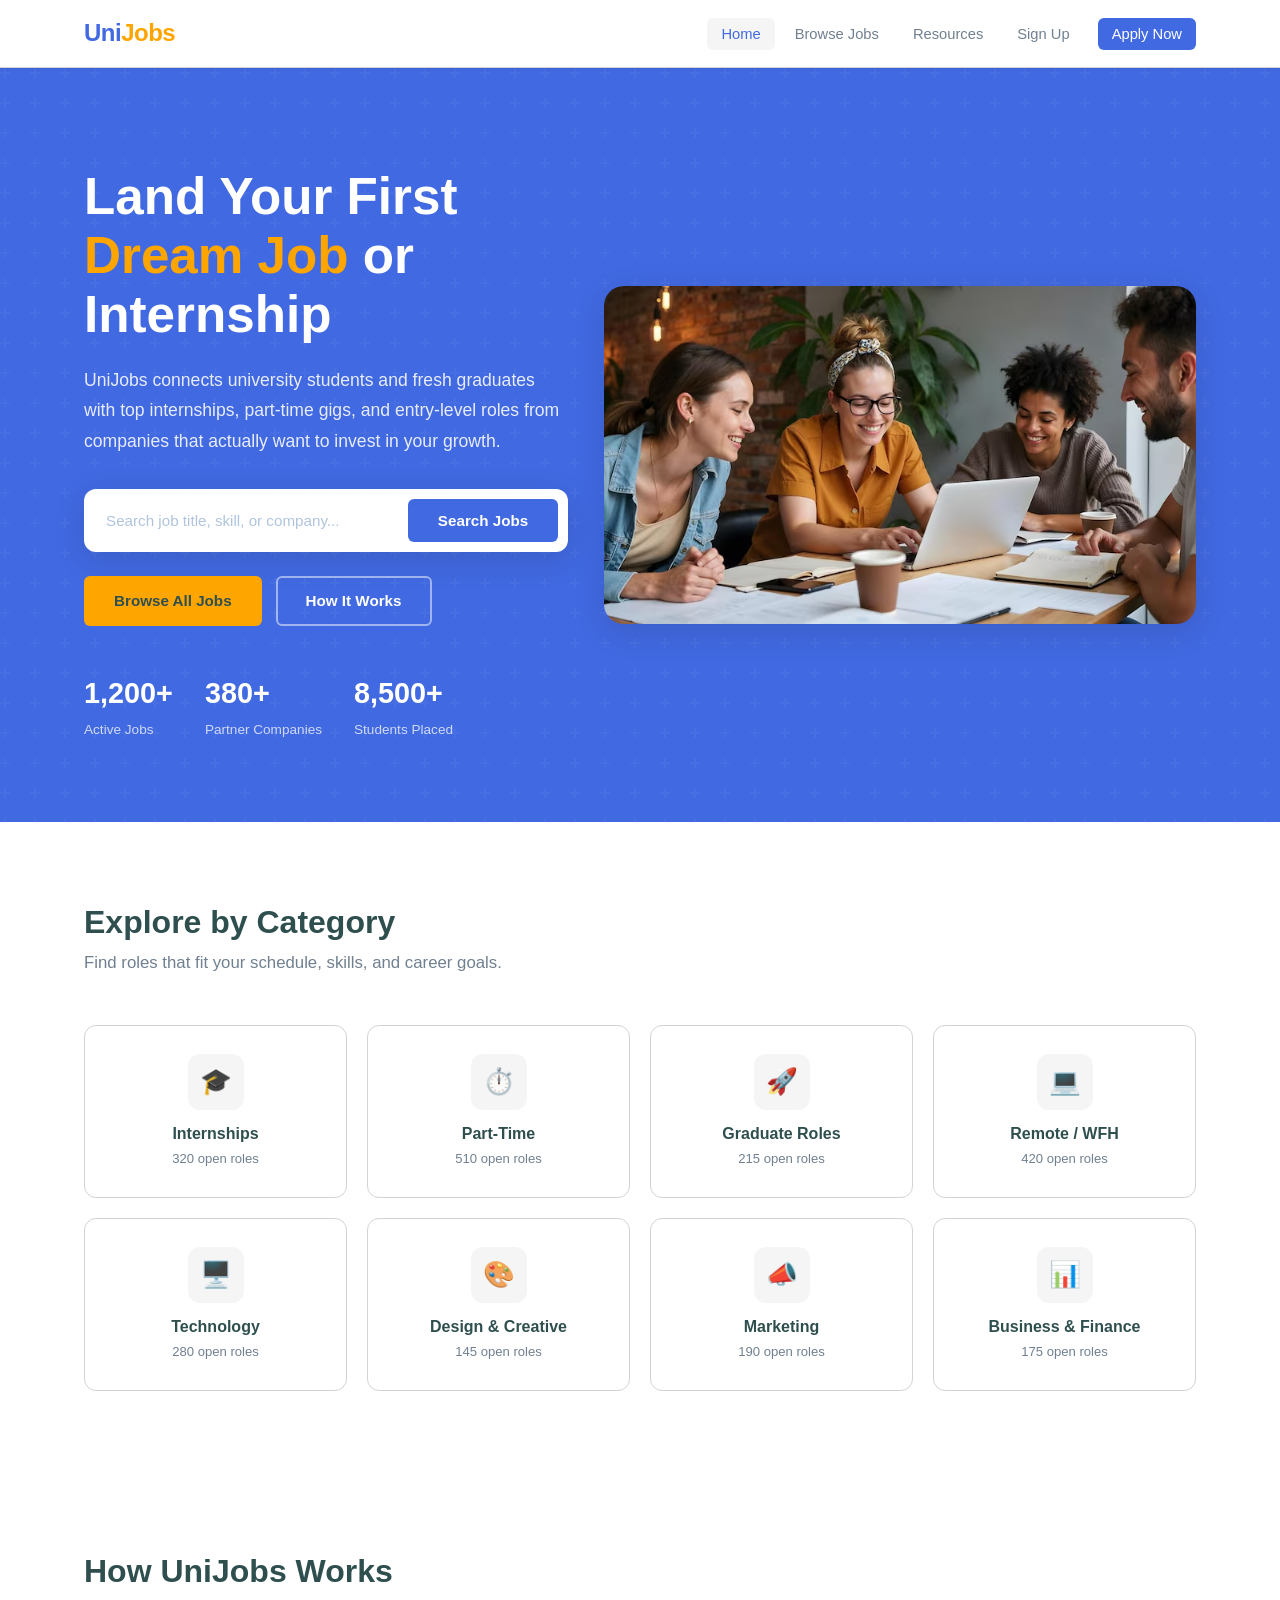
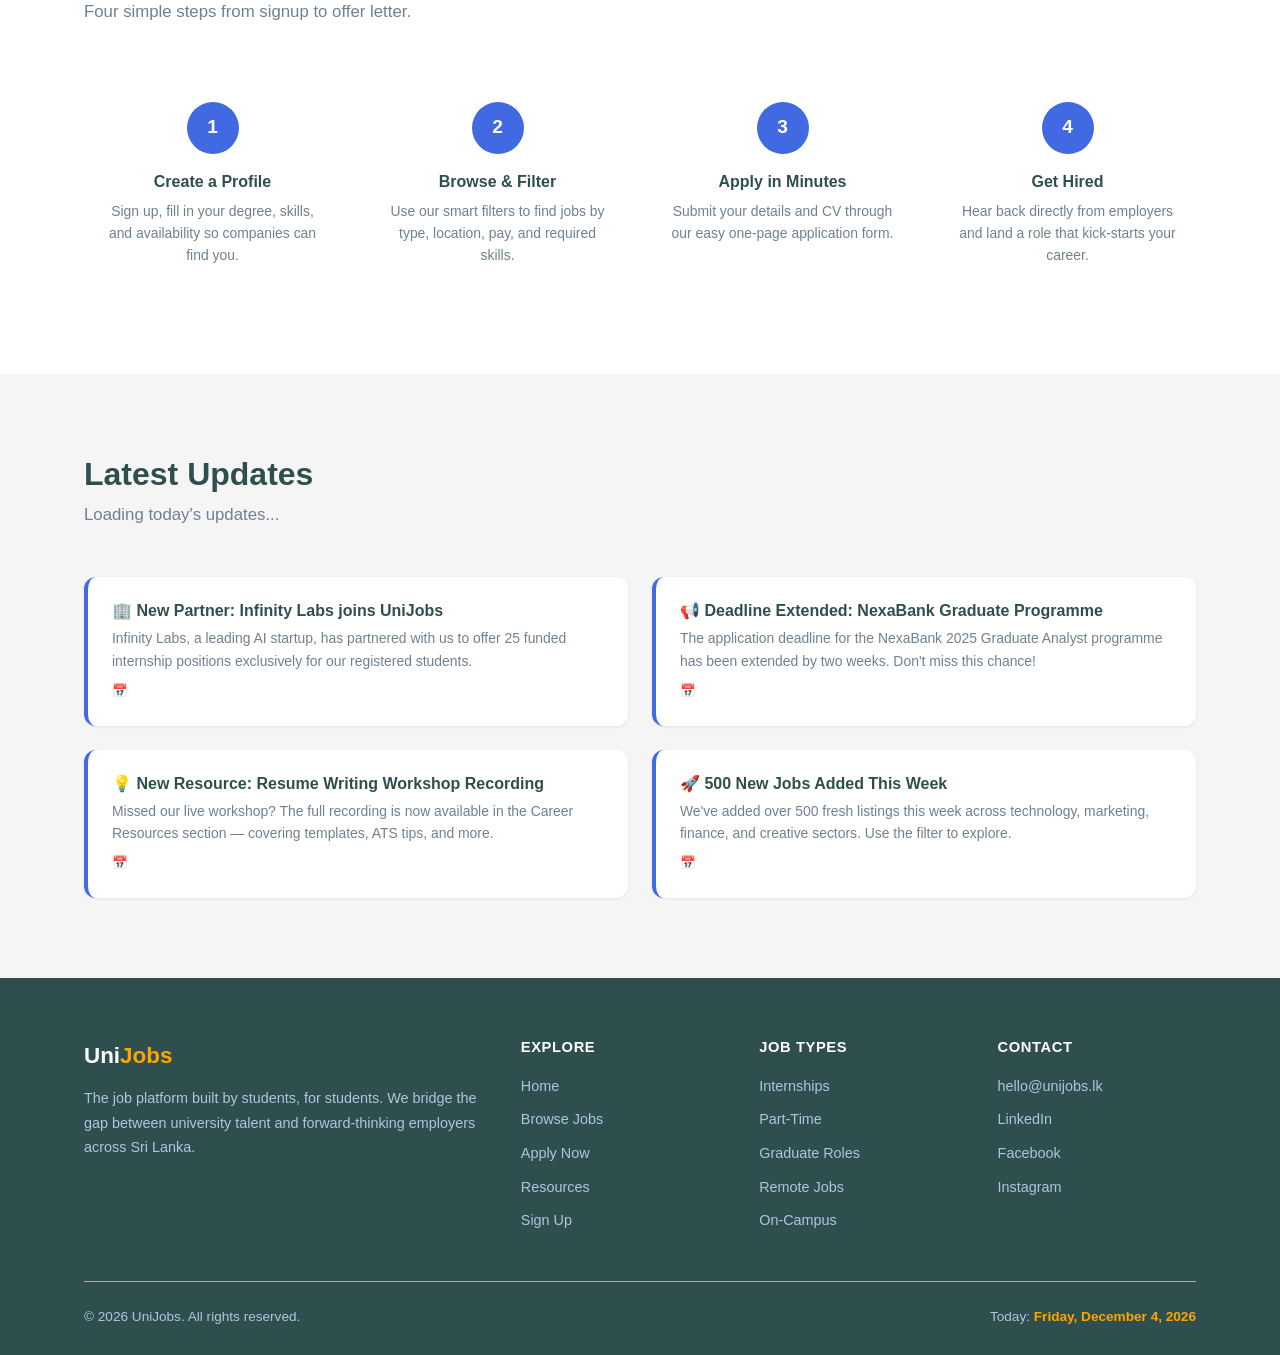
<file: index.html>
<!DOCTYPE html>
<html lang="en">
<head>
    <meta charset="UTF-8" />
    <meta name="viewport" content="width=device-width, initial-scale=1.0" />
    <title>UniJobs — Find Student-Friendly Jobs & Internships</title>
    <link rel="stylesheet" href="css/global.css" />
    <link rel="stylesheet" href="css/index.css" />
    <script src="js/date.js" defer></script>
</head>
<body>

    <nav class="navbar">
        <div class="container">
            <a href="index.html" class="logo">Uni<span>Jobs</span></a>

            <ul class="nav-links" id="navLinks">
                <li><a href="index.html" class="active">Home</a></li>
                <li><a href="jobs.html">Browse Jobs</a></li>
                <li><a href="resources.html">Resources</a></li>
                <li><a href="singup.html">Sign Up</a></li>
                <li><a href="apply.html" class="nav-cta">Apply Now</a></li>
            </ul>

            <div class="nav-toggle" id="navToggle" aria-label="Toggle menu">
                <span></span>
                <span></span>
                <span></span>
            </div>
        </div>
    </nav>

    <section class="hero">
        <div class="container">
            <div class="hero-text">
                <h1>
                    Land Your First <span class="highlight">Dream Job</span>
                    or Internship
                </h1>
                <p>
                    UniJobs connects university students and fresh graduates with
                    top internships, part-time gigs, and entry-level roles from
                    companies that actually want to invest in your growth.
                </p>

                <div class="search-bar">
                    <input type="text" id="heroSearch" placeholder="Search job title, skill, or company..." />
                    <button class="btn btn-primary" onclick="handleHeroSearch()">Search Jobs</button>
                </div>

                <div class="hero-actions">
                    <a href="jobs.html" class="btn btn-accent">Browse All Jobs</a>
                    <a href="#how-it-works" class="btn btn-outline" style="color:#fff;border-color:rgba(255,255,255,.5);">How It Works</a>
                </div>

                <div class="hero-stats">
                    <div class="stat">
                        <strong>1,200+</strong>
                        <span>Active Jobs</span>
                    </div>
                    <div class="stat">
                        <strong>380+</strong>
                        <span>Partner Companies</span>
                    </div>
                    <div class="stat">
                        <strong>8,500+</strong>
                        <span>Students Placed</span>
                    </div>
                </div>
            </div>

            <div class="hero-image-wrap">
                <img src="assets/home.avif"
                     alt="University student searching for jobs on laptop" />
            </div>
        </div>
    </section>

    <section class="section">
        <div class="container">
            <h2 class="section-title">Explore by Category</h2>
            <p class="section-sub">
                Find roles that fit your schedule, skills, and career goals.
            </p>

            <div class="categories-grid">
                <div class="cat-card" onclick="window.location='jobs.html?cat=internship'">
                    <div class="cat-icon">🎓</div>
                    <h3>Internships</h3>
                    <p>320 open roles</p>
                </div>

                <div class="cat-card" onclick="window.location='jobs.html?cat=parttime'">
                    <div class="cat-icon">⏱️</div>
                    <h3>Part-Time</h3>
                    <p>510 open roles</p>
                </div>

                <div class="cat-card" onclick="window.location='jobs.html?cat=graduate'">
                    <div class="cat-icon">🚀</div>
                    <h3>Graduate Roles</h3>
                    <p>215 open roles</p>
                </div>

                <div class="cat-card" onclick="window.location='jobs.html?cat=remote'">
                    <div class="cat-icon">💻</div>
                    <h3>Remote / WFH</h3>
                    <p>420 open roles</p>
                </div>

                <div class="cat-card" onclick="window.location='jobs.html?cat=tech'">
                    <div class="cat-icon">🖥️</div>
                    <h3>Technology</h3>
                    <p>280 open roles</p>
                </div>

                <div class="cat-card" onclick="window.location='jobs.html?cat=design'">
                    <div class="cat-icon">🎨</div>
                    <h3>Design & Creative</h3>
                    <p>145 open roles</p>
                </div>

                <div class="cat-card" onclick="window.location='jobs.html?cat=marketing'">
                    <div class="cat-icon">📣</div>
                    <h3>Marketing</h3>
                    <p>190 open roles</p>
                </div>

                <div class="cat-card" onclick="window.location='jobs.html?cat=business'">
                    <div class="cat-icon">📊</div>
                    <h3>Business & Finance</h3>
                    <p>175 open roles</p>
                </div>
            </div>
        </div>
    </section>

    <section class="section" id="how-it-works">
        <div class="container">
            <h2 class="section-title">How UniJobs Works</h2>
            <p class="section-sub">Four simple steps from signup to offer letter.</p>

            <div class="how-grid">
                <div class="how-step">
                    <div class="step-num">1</div>
                    <h3>Create a Profile</h3>
                    <p>Sign up, fill in your degree, skills, and availability so companies can find you.</p>
                </div>
                <div class="how-step">
                    <div class="step-num">2</div>
                    <h3>Browse & Filter</h3>
                    <p>Use our smart filters to find jobs by type, location, pay, and required skills.</p>
                </div>
                <div class="how-step">
                    <div class="step-num">3</div>
                    <h3>Apply in Minutes</h3>
                    <p>Submit your details and CV through our easy one-page application form.</p>
                </div>
                <div class="how-step">
                    <div class="step-num">4</div>
                    <h3>Get Hired</h3>
                    <p>Hear back directly from employers and land a role that kick-starts your career.</p>
                </div>
            </div>
        </div>
    </section>

    <section class="section updates-section">
        <div class="container">
            <h2 class="section-title">Latest Updates</h2>
            <p class="section-sub" id="todayLabel">Loading today's updates...</p>

            <div class="updates-grid">

                <div class="update-card">
                    <h4>🏢 New Partner: Infinity Labs joins UniJobs</h4>
                    <p>
                        Infinity Labs, a leading AI startup, has partnered with us to
                        offer 25 funded internship positions exclusively for our registered students.
                    </p>
                    <div class="update-date">
                        📅 <span class="dynamic-date"></span>
                    </div>
                </div>

                <div class="update-card">
                    <h4>📢 Deadline Extended: NexaBank Graduate Programme</h4>
                    <p>
                        The application deadline for the NexaBank 2025 Graduate Analyst
                        programme has been extended by two weeks. Don't miss this chance!
                    </p>
                    <div class="update-date">
                        📅 <span class="dynamic-date"></span>
                    </div>
                </div>

                <div class="update-card">
                    <h4>💡 New Resource: Resume Writing Workshop Recording</h4>
                    <p>
                        Missed our live workshop? The full recording is now available in
                        the Career Resources section — covering templates, ATS tips, and more.
                    </p>
                    <div class="update-date">
                        📅 <span class="dynamic-date"></span>
                    </div>
                </div>

                <div class="update-card">
                    <h4>🚀 500 New Jobs Added This Week</h4>
                    <p>
                        We've added over 500 fresh listings this week across technology,
                        marketing, finance, and creative sectors. Use the filter to explore.
                    </p>
                    <div class="update-date">
                        📅 <span class="dynamic-date"></span>
                    </div>
                </div>

            </div>
        </div>
    </section>

    <footer class="footer">
        <div class="container">
            <div class="footer-grid">

                <div class="footer-brand">
                    <div class="logo">Uni<span>Jobs</span></div>
                    <p>
                        The job platform built by students, for students.
                        We bridge the gap between university talent and
                        forward-thinking employers across Sri Lanka.
                    </p>
                </div>

                <div class="footer-col">
                    <h4>Explore</h4>
                    <ul>
                        <li><a href="index.html">Home</a></li>
                        <li><a href="jobs.html">Browse Jobs</a></li>
                        <li><a href="apply.html">Apply Now</a></li>
                        <li><a href="resources.html">Resources</a></li>
                        <li><a href="singup.html">Sign Up</a></li>
                    </ul>
                </div>

                <div class="footer-col">
                    <h4>Job Types</h4>
                    <ul>
                        <li><a href="jobs.html">Internships</a></li>
                        <li><a href="jobs.html">Part-Time</a></li>
                        <li><a href="jobs.html">Graduate Roles</a></li>
                        <li><a href="jobs.html">Remote Jobs</a></li>
                        <li><a href="jobs.html">On-Campus</a></li>
                    </ul>
                </div>

                <div class="footer-col">
                    <h4>Contact</h4>
                    <ul>
                        <li><a href="mailto:hello@unijobs.lk">hello@unijobs.lk</a></li>
                        <li><a href="#">LinkedIn</a></li>
                        <li><a href="#">Facebook</a></li>
                        <li><a href="#">Instagram</a></li>
                    </ul>
                </div>

            </div>

            <div class="footer-bottom">
                <span>© 2026 UniJobs. All rights reserved.</span>
                <span>Today: <span id="footer-date">Loading...</span></span>
            </div>
        </div>
    </footer>

</body>
</html>
</file>
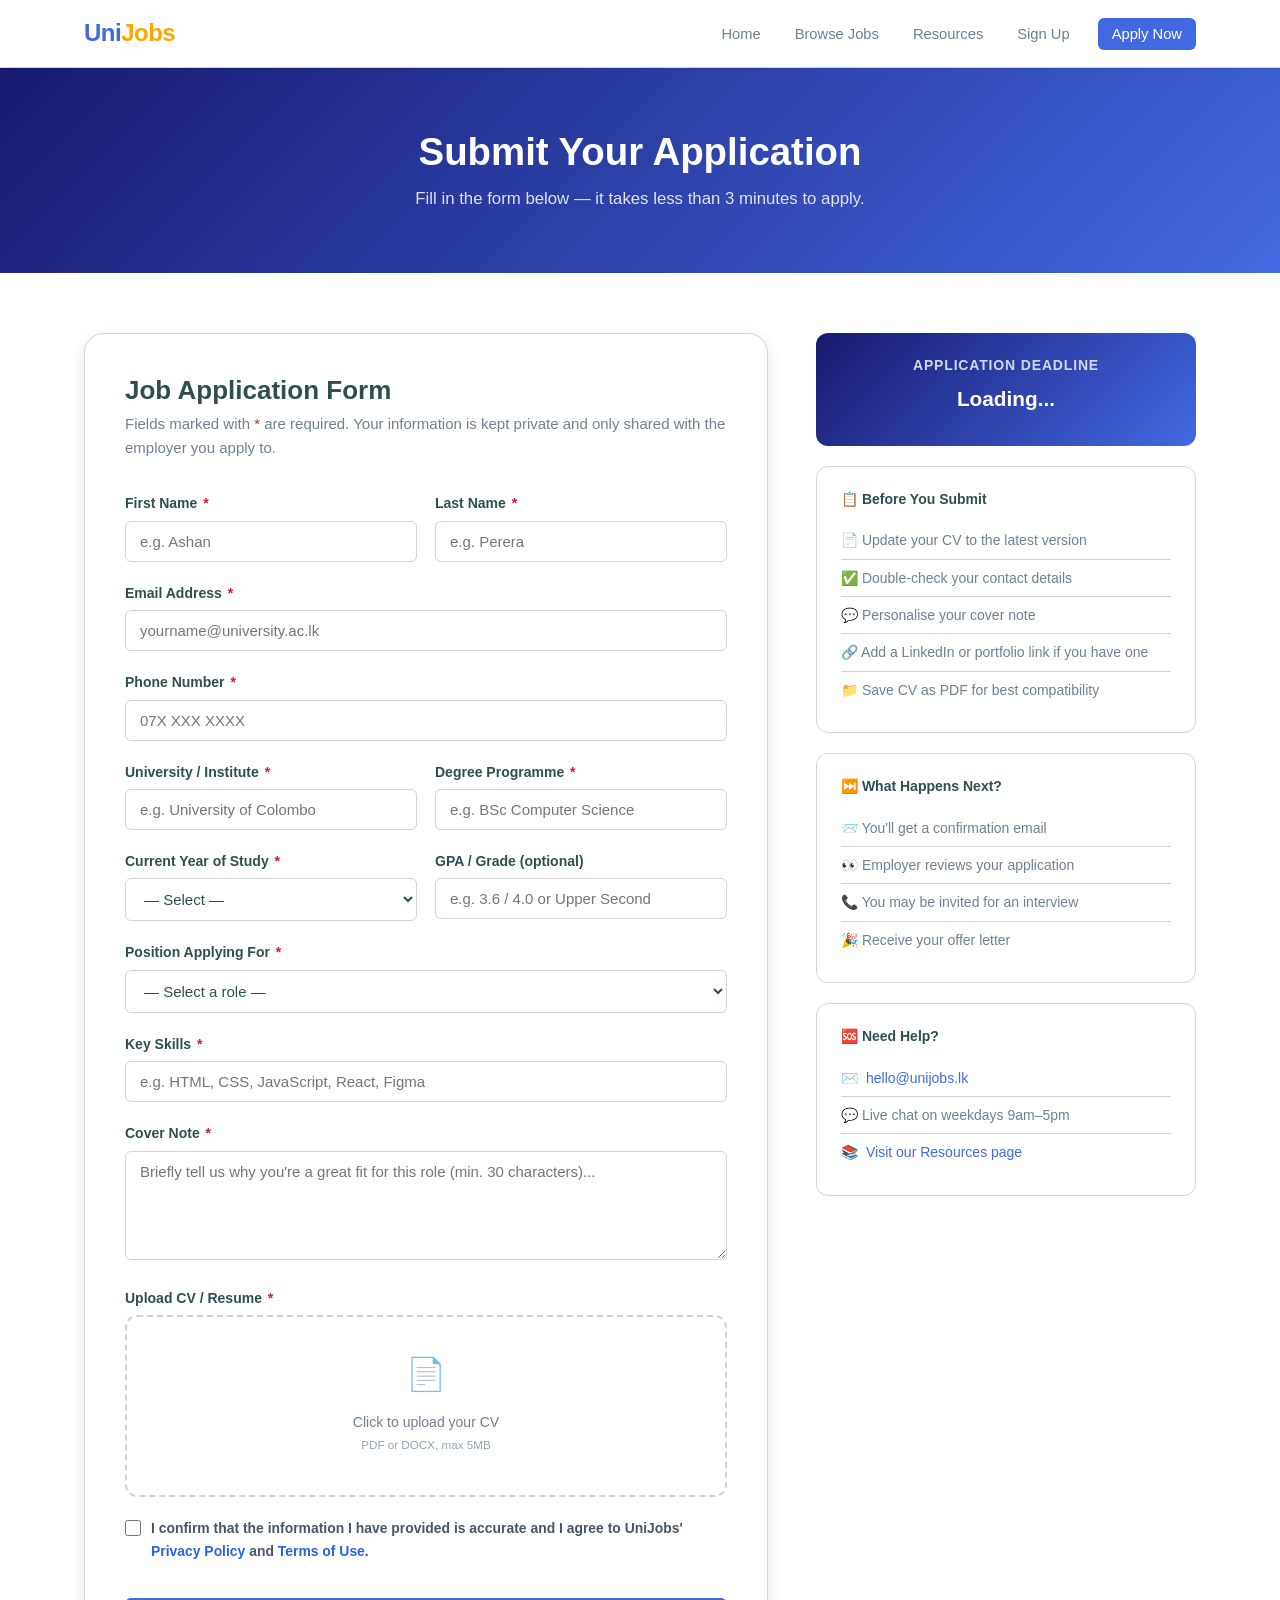
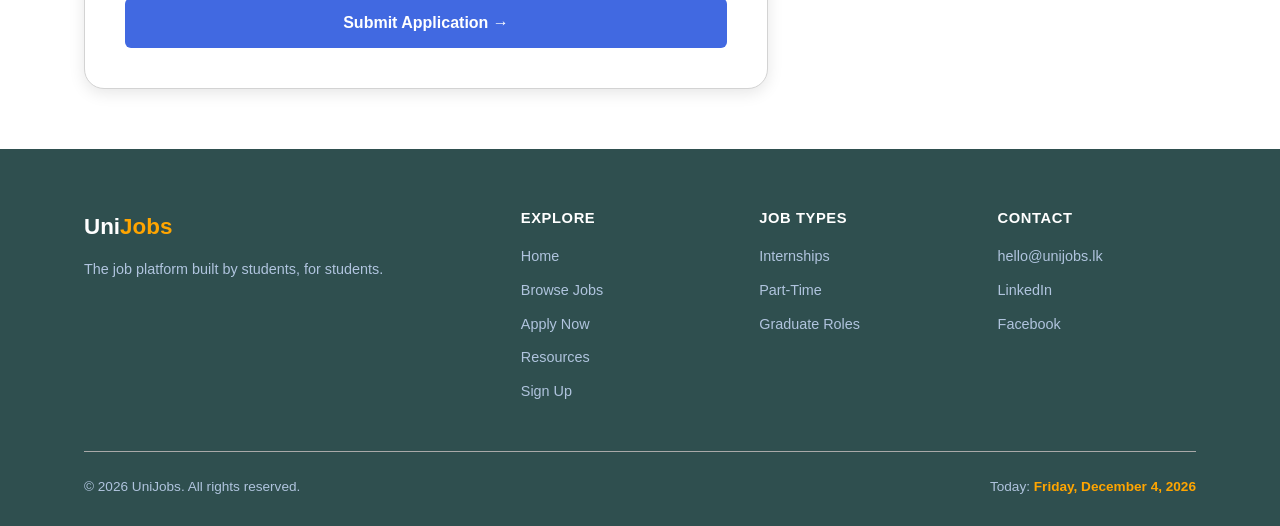
<file: apply.html>
<!DOCTYPE html>
<html lang="en">
<head>
    <meta charset="UTF-8" />
    <meta name="viewport" content="width=device-width, initial-scale=1.0" />
    <title>Apply Now — UniJobs</title>
    <link rel="stylesheet" href="css/global.css" />
    <link rel="stylesheet" href="css/apply.css" />
    <script src="js/form.js" defer></script>
</head>
<body>

    <nav class="navbar">
        <div class="container">
            <a href="index.html" class="logo">Uni<span>Jobs</span></a>
            <ul class="nav-links" id="navLinks">
                <li><a href="index.html">Home</a></li>
                <li><a href="jobs.html">Browse Jobs</a></li>
                <li><a href="resources.html">Resources</a></li>
                <li><a href="singup.html">Sign Up</a></li>
                <li><a href="apply.html" class="nav-cta active">Apply Now</a></li>
            </ul>
            <div class="nav-toggle" id="navToggle" aria-label="Toggle menu">
                <span></span><span></span><span></span>
            </div>
        </div>
    </nav>

    <div class="page-hero">
        <div class="container">
            <h1>Submit Your Application</h1>
            <p>Fill in the form below — it takes less than 3 minutes to apply.</p>
        </div>
    </div>

    <div class="container">
        <div class="apply-layout">

            <div class="form-card">
                <h2>Job Application Form</h2>
                <p class="form-subtitle">
                    Fields marked with <span style="color:#dc2626;">*</span> are required.
                    Your information is kept private and only shared with the employer you apply to.
                </p>

                <form id="applyForm" onsubmit="return false;">
                    <div class="form-row">
                        <div class="form-group">
                            <label for="firstName">First Name <span class="required">*</span></label>
                            <input type="text" id="firstName" name="firstName"
                                   placeholder="e.g. Ashan" />
                            <span class="error-msg" id="err-firstName">Please enter your first name.</span>
                        </div>
                        <div class="form-group">
                            <label for="lastName">Last Name <span class="required">*</span></label>
                            <input type="text" id="lastName" name="lastName"
                                   placeholder="e.g. Perera" />
                            <span class="error-msg" id="err-lastName">Please enter your last name.</span>
                        </div>
                    </div>

                    <div class="form-group">
                        <label for="email">Email Address <span class="required">*</span></label>
                        <input type="email" id="email" name="email"
                               placeholder="yourname@university.ac.lk" />
                        <span class="error-msg" id="err-email">Please enter a valid email address.</span>
                    </div>

                    <div class="form-group">
                        <label for="phone">Phone Number <span class="required">*</span></label>
                        <input type="tel" id="phone" name="phone"
                               placeholder="07X XXX XXXX" />
                        <span class="error-msg" id="err-phone">Please enter a valid Sri Lankan phone number (10 digits).</span>
                    </div>

                    <div class="form-row">
                        <div class="form-group">
                            <label for="university">University / Institute <span class="required">*</span></label>
                            <input type="text" id="university" name="university"
                                   placeholder="e.g. University of Colombo" />
                            <span class="error-msg" id="err-university">Please enter your university.</span>
                        </div>
                        <div class="form-group">
                            <label for="degree">Degree Programme <span class="required">*</span></label>
                            <input type="text" id="degree" name="degree"
                                   placeholder="e.g. BSc Computer Science" />
                            <span class="error-msg" id="err-degree">Please enter your degree programme.</span>
                        </div>
                    </div>

                    <div class="form-row">
                        <div class="form-group">
                            <label for="studyYear">Current Year of Study <span class="required">*</span></label>
                            <select id="studyYear" name="studyYear">
                                <option value="">— Select —</option>
                                <option value="1">Year 1</option>
                                <option value="2">Year 2</option>
                                <option value="3">Year 3</option>
                                <option value="4">Year 4 / Final Year</option>
                                <option value="grad">Recent Graduate</option>
                            </select>
                            <span class="error-msg" id="err-studyYear">Please select your year of study.</span>
                        </div>
                        <div class="form-group">
                            <label for="gpa">GPA / Grade (optional)</label>
                            <input type="text" id="gpa" name="gpa"
                                   placeholder="e.g. 3.6 / 4.0 or Upper Second" />
                        </div>
                    </div>

                    <div class="form-group">
                        <label for="jobRole">Position Applying For <span class="required">*</span></label>
                        <select id="jobRole" name="jobRole">
                            <option value="">— Select a role —</option>
                            <option value="fe-intern">Frontend Developer Intern – TechWave</option>
                            <option value="sm-assistant">Social Media Assistant – GreenLeaf</option>
                            <option value="grad-finance">Graduate Analyst (Finance) – NexaBank</option>
                            <option value="ux-intern">UI/UX Design Intern – PixelCraft</option>
                            <option value="tutor">Online Tutor (Maths) – EduBridge</option>
                            <option value="ds-intern">Data Science Intern – Infinity Labs</option>
                            <option value="jr-engineer">Junior Software Engineer – Ceylon Aerospace</option>
                            <option value="writer">Content Writer – Write&amp;Co</option>
                            <option value="health-intern">Healthcare Research Intern – TropicHealth</option>
                            <option value="analyst">Business Analyst – PrimeLogistics</option>
                        </select>
                        <span class="error-msg" id="err-jobRole">Please select the position you are applying for.</span>
                    </div>

                    <div class="form-group">
                        <label for="skills">Key Skills <span class="required">*</span></label>
                        <input type="text" id="skills" name="skills"
                               placeholder="e.g. HTML, CSS, JavaScript, React, Figma" />
                        <span class="error-msg" id="err-skills">Please list at least one skill.</span>
                    </div>

                    <div class="form-group">
                        <label for="coverNote">Cover Note <span class="required">*</span></label>
                        <textarea id="coverNote" name="coverNote" rows="5"
                                  placeholder="Briefly tell us why you're a great fit for this role (min. 30 characters)..."></textarea>
                        <span class="error-msg" id="err-coverNote">Please write a short cover note (at least 30 characters).</span>
                    </div>

                    <div class="form-group">
                        <label>Upload CV / Resume <span class="required">*</span></label>
                        <div class="file-upload-zone" id="fileZone" onclick="document.getElementById('cvFile').click()">
                            <div class="upload-icon">📄</div>
                            <p>Click to upload your CV <br />
                               <small style="color:#94a3b8;">PDF or DOCX, max 5MB</small>
                            </p>
                            <div class="file-name" id="fileNameDisplay"></div>
                            <input type="file" id="cvFile" name="cvFile" accept=".pdf,.doc,.docx"
                                   onchange="handleFileSelect(this)" />
                        </div>
                        <span class="error-msg" id="err-cvFile">Please upload your CV (PDF or DOCX).</span>
                    </div>

                    <div class="form-group" style="display:flex;align-items:flex-start;gap:10px;">
                        <input type="checkbox" id="agreeTerms" name="agreeTerms"
                               style="margin-top:3px;accent-color:#2563eb;width:16px;height:16px;flex-shrink:0;" />
                        <div>
                            <label for="agreeTerms" style="font-size:.87rem;color:#475569;cursor:pointer;">
                                I confirm that the information I have provided is accurate and I agree to
                                UniJobs' <a href="#" style="color:#2563eb;">Privacy Policy</a> and
                                <a href="#" style="color:#2563eb;">Terms of Use</a>.
                            </label>
                            <span class="error-msg" id="err-agreeTerms">You must agree to the terms before submitting.</span>
                        </div>
                    </div>

                    <button type="button" class="btn btn-primary"
                            id="submitBtn"
                            onclick="validateAndSubmit()"
                            style="width:100%;padding:14px;font-size:1rem;margin-top:10px;">
                        Submit Application →
                    </button>

                    <div class="form-success" id="formSuccess">
                        <h4>🎉 Application Submitted!</h4>
                        <p>
                            Thank you for applying. The employer will review your application
                            and contact you within 5–7 business days.
                            Good luck!
                        </p>
                    </div>

                </form>
            </div>

            <aside class="apply-sidebar">

                <div class="deadline-box" id="deadlineBox">
                    <h4>Application Deadline</h4>
                    <div class="deadline-date" id="deadlineDate">Loading...</div>
                    <div class="days-left" id="daysLeft"></div>
                </div>

                <div class="info-box" style="margin-top:20px;">
                    <h4>📋 Before You Submit</h4>
                    <ul>
                        <li>📄 Update your CV to the latest version</li>
                        <li>✅ Double-check your contact details</li>
                        <li>💬 Personalise your cover note</li>
                        <li>🔗 Add a LinkedIn or portfolio link if you have one</li>
                        <li>📁 Save CV as PDF for best compatibility</li>
                    </ul>
                </div>

                <div class="info-box">
                    <h4>⏭️ What Happens Next?</h4>
                    <ul>
                        <li>📨 You'll get a confirmation email</li>
                        <li>👀 Employer reviews your application</li>
                        <li>📞 You may be invited for an interview</li>
                        <li>🎉 Receive your offer letter</li>
                    </ul>
                </div>

                <div class="info-box">
                    <h4>🆘 Need Help?</h4>
                    <ul>
                        <li>✉️ <a href="mailto:hello@unijobs.lk">hello@unijobs.lk</a></li>
                        <li>💬 Live chat on weekdays 9am–5pm</li>
                        <li>📚 <a href="resources.html">Visit our Resources page</a></li>
                    </ul>
                </div>

            </aside>

        </div>
    </div>

    <footer class="footer">
        <div class="container">
            <div class="footer-grid">
                <div class="footer-brand">
                    <div class="logo">Uni<span>Jobs</span></div>
                    <p>The job platform built by students, for students.</p>
                </div>
                <div class="footer-col">
                    <h4>Explore</h4>
                    <ul>
                        <li><a href="index.html">Home</a></li>
                        <li><a href="jobs.html">Browse Jobs</a></li>
                        <li><a href="apply.html">Apply Now</a></li>
                        <li><a href="resources.html">Resources</a></li>
                        <li><a href="singup.html">Sign Up</a></li>
                    </ul>
                </div>
                <div class="footer-col">
                    <h4>Job Types</h4>
                    <ul>
                        <li><a href="jobs.html">Internships</a></li>
                        <li><a href="jobs.html">Part-Time</a></li>
                        <li><a href="jobs.html">Graduate Roles</a></li>
                    </ul>
                </div>
                <div class="footer-col">
                    <h4>Contact</h4>
                    <ul>
                        <li><a href="mailto:hello@unijobs.lk">hello@unijobs.lk</a></li>
                        <li><a href="#">LinkedIn</a></li>
                        <li><a href="#">Facebook</a></li>
                    </ul>
                </div>
            </div>
            <div class="footer-bottom">
                <span>© 2026 UniJobs. All rights reserved.</span>
                <span>Today: <span id="footer-date">Loading...</span></span>
            </div>
        </div>
    </footer>

    <script src="js/date.js"></script>

</body>
</html>
</file>
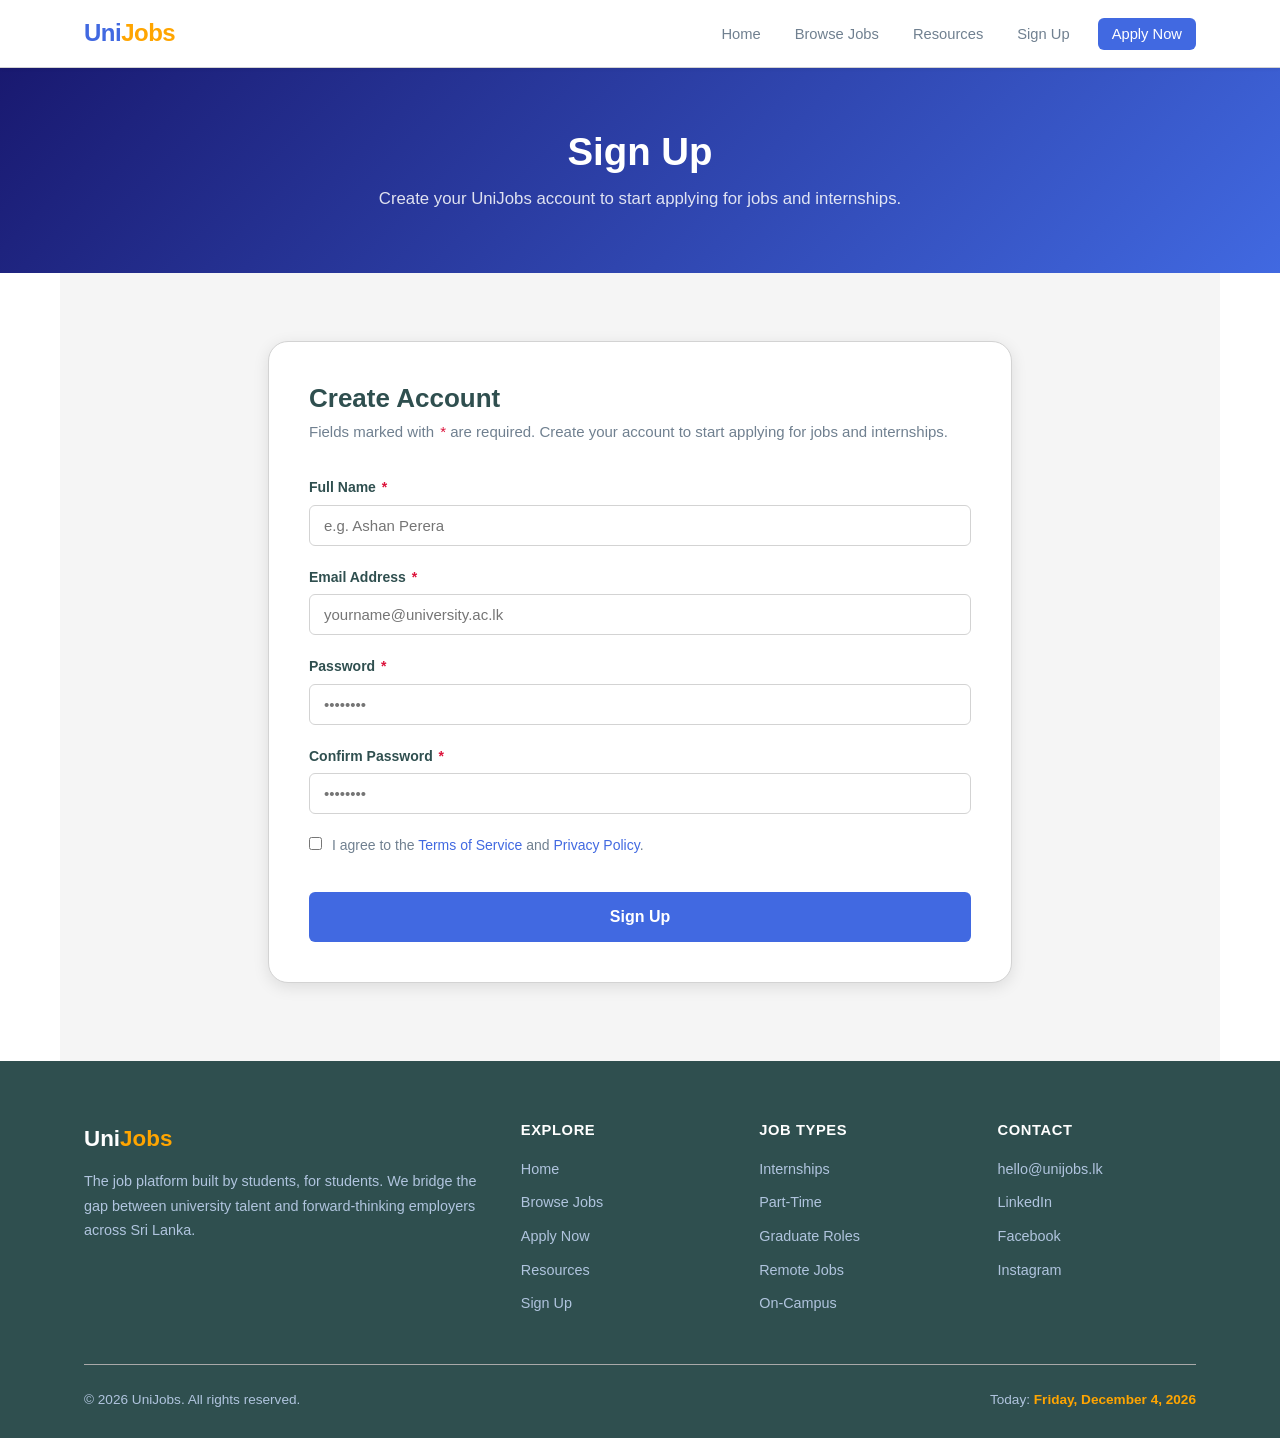
<file: singup.html>
<!DOCTYPE html>
<html lang="en">
<head>
    <meta charset="UTF-8" dir="ltr" />
    <meta name="viewport" content="width=device-width, initial-scale=1.0" />
    <title>Sign Up — UniJobs</title>
    <link rel="stylesheet" href="css/global.css" />
    <link rel="stylesheet" href="css/singup.css" />
    <script src="js/singup_validation.js" defer></script>
</head>
<body>
   
    <nav class="navbar">
        <div class="container">
            <!-- Logo -->
            <a href="index.html" class="logo">Uni<span>Jobs</span></a>

            <!-- Nav Links -->
            <ul class="nav-links" id="navLinks">
                <li><a href="index.html">Home</a></li>
                <li><a href="jobs.html">Browse Jobs</a></li>
                <li><a href="resources.html">Resources</a></li>
                <li><a href="singup.html">Sign Up</a></li>
                <li><a href="apply.html" class="nav-cta">Apply Now</a></li>
            </ul>

            <!-- Mobile hamburger -->
            <div class="nav-toggle" id="navToggle" aria-label="Toggle menu">
                <span></span><span></span><span></span>
            </div>
        </div>
    </nav>
   
    <div class="page-hero">
        <div class="container">
            <h1>Sign Up</h1>
            <p>Create your UniJobs account to start applying for jobs and internships.</p>
        </div>
    </div>
    
    <div class="container signup-section">
        <div class="signup-form-container">
            <div class="form-card">
                <h2>Create Account</h2>
                <p class="form-subtitle">
                    Fields marked with <span class="required">*</span> are required.
                    Create your account to start applying for jobs and internships.
                </p>
                <form id="signUpForm" onsubmit="return false;">
                <!-- Full Name -->
                <div class="form-group">
                    <label for="fullName">Full Name <span class="required">*</span></label>
                    <input type="text" id="fullName" name="fullName"
                           placeholder="e.g. Ashan Perera" />
                    <span class="error-msg" id="err-fullName">Please enter your full name.</span>
                </div>

                <!-- Email -->
                <div class="form-group">
                    <label for="email">Email Address <span class="required">*</span></label>
                    <input type="email" id="email" name="email"
                           placeholder="yourname@university.ac.lk" />
                    <span class="error-msg" id="err-email">Please enter a valid email address.</span>
                </div>

                <!-- Password -->
                <div class="form-group">
                    <label for="password">Password <span class="required">*</span></label>
                    <input type="password" id="password" name="password"
                           placeholder="••••••••" />
                    <span class="error-msg" id="err-password">Please enter a password.</span>
                </div>

                <!-- Confirm Password -->
                <div class="form-group">
                    <label for="confirmPassword">Confirm Password <span class="required">*</span></label>
                    <input type="password" id="confirmPassword" name="confirmPassword"
                           placeholder="••••••••" />
                    <span class="error-msg" id="err-confirmPassword">Please confirm your password.</span>
                </div>

                <!-- Terms Checkbox -->
                <div class="form-group terms-wrapper">
                    <input type="checkbox" id="agreeTerms" name="agreeTerms" />
                    <div>
                        <label for="agreeTerms">
                            I agree to the <a href="#">Terms of Service</a> and
                            <a href="#">Privacy Policy</a>.
                        </label>
                        <span class="error-msg" id="err-agreeTerms">You must agree to the terms.</span>
                    </div>
                </div>

                <!-- Submit Button -->
                <button type="button" class="btn btn-primary signup-submit"
                        id="submitBtn"
                        onclick="validateAndSubmit()">
                    Sign Up
                </button>

                <!-- Success Message -->
                <div class="form-success" id="formSuccess">
                    <h4>🎉 Account Created!</h4>
                    <p>
                        Your account has been created successfully. You can now log in and start applying for jobs.
                    </p>
                </div>
            </form>
        </div>
    </div>
</div>

    <footer class="footer">
        <div class="container">
            <div class="footer-grid">
                <!-- Brand column -->
                <div class="footer-brand">
                    <div class="logo">Uni<span>Jobs</span></div>
                    <p>
                        The job platform built by students, for students.
                        We bridge the gap between university talent and
                        forward-thinking employers across Sri Lanka.
                    </p>
                </div>

                
                <div class="footer-col">
                    <h4>Explore</h4>
                    <ul>
                        <li><a href="index.html">Home</a></li>
                        <li><a href="jobs.html">Browse Jobs</a></li>
                        <li><a href="apply.html">Apply Now</a></li>
                        <li><a href="resources.html">Resources</a></li>
                <li><a href="singup.html" class="active">Sign Up</a></li>
                    </ul>
                </div>

                
                <div class="footer-col">
                    <h4>Job Types</h4>
                    <ul>
                        <li><a href="jobs.html">Internships</a></li>
                        <li><a href="jobs.html">Part-Time</a></li>
                        <li><a href="jobs.html">Graduate Roles</a></li>
                        <li><a href="jobs.html">Remote Jobs</a></li>
                        <li><a href="jobs.html">On-Campus</a></li>
                    </ul>
                </div>

                <div class="footer-col">
                    <h4>Contact</h4>
                    <ul>
                        <li><a href="mailto:hello@unijobs.lk">hello@unijobs.lk</a></li>
                        <li><a href="#">LinkedIn</a></li>
                        <li><a href="#">Facebook</a></li>
                        <li><a href="#">Instagram</a></li>
                    </ul>
                </div>
            </div>

            <div class="footer-bottom">
                <span>© 2026 UniJobs. All rights reserved.</span>
                <span>Today: <span id="footer-date">Loading...</span></span>
            </div>
        </div>
    </footer>

    <script src="js/date.js"></script>

    
</body>
</html>
</file>
<file: css/global.css>
*, *::before, *::after {
  box-sizing: border-box;
  margin: 0;
  padding: 0;
}

html {
  scroll-behavior: smooth;
}

body {
  font-family: 'Inter', sans-serif;
  font-size: 16px;
  color: darkslategray;
  background: white;
  line-height: 1.6;
}

a {
  color: royalblue;
  text-decoration: none;
  transition: color .2s;
}

a:hover {
  color: darkblue;
}

img {
  max-width: 100%;
  display: block;
}

ul {
  list-style: none;
}

h1, h2, h3, h4 {
  font-family: 'Sora', sans-serif;
  line-height: 1.25;
}

.container {
  max-width: 1160px;
  margin: 0 auto;
  padding: 0 24px;
}

.section {
  padding: 80px 0;
}

.section-title {
  font-size: 32px;
  font-weight: 800;
  color: darkslategray;
  margin-bottom: 8px;
}

.section-sub {
  color: slategray;
  font-size: 16.8px;
  margin-bottom: 48px;
}

.btn {
  display: inline-block;
  padding: 11px 28px;
  border-radius: 6px;
  font-family: 'Inter', sans-serif;
  font-size: 15.2px;
  font-weight: 600;
  cursor: pointer;
  border: 2px solid transparent;
  transition: background .2s, color .2s, transform .15s, box-shadow .2s;
}

.btn:active {
  transform: scale(.97);
}

.btn-primary {
  background: royalblue;
  color: white;
}

.btn-primary:hover {
  background: darkblue;
  color: white;
  box-shadow: 0 4px 14px rgba(37, 99, 235, .35);
}

.btn-outline {
  background: transparent;
  color: royalblue;
  border-color: royalblue;
}

.btn-outline:hover {
  background: royalblue;
  color: white;
}

.btn-accent {
  background: orange;
  color: darkslategray;
}

.btn-accent:hover {
  background: darkorange;
  color: white;
}

.tag {
  display: inline-block;
  padding: 3px 10px;
  border-radius: 99px;
  font-size: 12.48px;
  font-weight: 600;
  letter-spacing: .03em;
}

.tag-blue {
  background: aliceblue;
  color: darkblue;
}

.tag-green {
  background: honeydew;
  color: forestgreen;
}

.tag-orange {
  background: seashell;
  color: orangered;
}

.tag-purple {
  background: lavender;
  color: darkviolet;
}

.page-hero {
  background: linear-gradient(135deg, midnightblue 0%, royalblue 100%);
  color: white;
  padding: 60px 0;
  text-align: center;
}

.page-hero h1 {
  font-size: 38.4px;
  font-weight: 800;
  margin-bottom: 10px;
}

.page-hero p {
  font-size: 16.8px;
  opacity: .85;
}

.navbar {
  position: sticky;
  top: 0;
  z-index: 1000;
  height: 68px;
  background: white;
  border-bottom: 1px solid lightgray;
  display: flex;
  align-items: center;
  box-shadow: 0 1px 3px rgba(0, 0, 0, .08);
}

.navbar .container {
  display: flex;
  align-items: center;
  justify-content: space-between;
  width: 100%;
}

.navbar .logo {
  font-family: 'Sora', sans-serif;
  font-size: 24px;
  font-weight: 800;
  color: royalblue;
  letter-spacing: -.5px;
}

.navbar .logo span {
  color: orange;
}

.nav-links {
  display: flex;
  align-items: center;
  gap: 6px;
}

.nav-links li a {
  padding: 8px 14px;
  border-radius: 6px;
  font-size: 14.72px;
  font-weight: 500;
  color: slategray;
  transition: background .2s, color .2s;
}

.nav-links li a:hover,
.nav-links li a.active {
  background: whitesmoke;
  color: royalblue;
}

.nav-links li a.nav-cta {
  margin-left: 8px;
  background: royalblue;
  color: white;
}

.nav-links li a.nav-cta:hover {
  background: darkblue;
  color: white;
}

.nav-toggle {
  display: none;
  flex-direction: column;
  gap: 5px;
  cursor: pointer;
  padding: 4px;
}

.nav-toggle span {
  display: block;
  width: 24px;
  height: 2px;
  background: darkslategray;
  border-radius: 2px;
  transition: all .3s;
}

.footer {
  background: darkslategray;
  color: lightsteelblue;
  padding: 60px 0 28px;
}

.footer-grid {
  display: grid;
  grid-template-columns: 2fr 1fr 1fr 1fr;
  gap: 40px;
  margin-bottom: 40px;
}

.footer-brand .logo {
  font-family: 'Sora', sans-serif;
  font-size: 22.4px;
  font-weight: 800;
  color: white;
}

.footer-brand .logo span {
  color: orange;
}

.footer-brand p {
  margin-top: 12px;
  font-size: 14.4px;
  line-height: 1.7;
}

.footer-col h4 {
  font-family: 'Sora', sans-serif;
  font-size: 14.72px;
  font-weight: 700;
  color: white;
  margin-bottom: 16px;
  letter-spacing: .04em;
  text-transform: uppercase;
}

.footer-col ul li {
  margin-bottom: 8px;
}

.footer-col ul li a {
  color: lightsteelblue;
  font-size: 14.4px;
  transition: color .2s;
}

.footer-col ul li a:hover {
  color: white;
}

.footer-bottom {
  border-top: 1px solid darkgray;
  padding-top: 24px;
  display: flex;
  justify-content: space-between;
  align-items: center;
  font-size: 13.6px;
}

#footer-date {
  color: orange;
  font-weight: 600;
}

@media (max-width: 960px) {
  .footer-grid {
    grid-template-columns: 1fr 1fr;
  }
}

@media (max-width: 640px) {
  .section {
    padding: 50px 0;
  }

  .section-title {
    font-size: 24px;
  }

  .footer-grid {
    grid-template-columns: 1fr;
  }

  .footer-bottom {
    flex-direction: column;
    gap: 8px;
    text-align: center;
  }

  .nav-links {
    display: none;
    position: absolute;
    top: 68px;
    left: 0;
    right: 0;
    background: white;
    flex-direction: column;
    padding: 16px 24px;
    border-bottom: 1px solid lightgray;
    box-shadow: 0 4px 16px rgba(0, 0, 0, .10);
  }

  .nav-links.open {
    display: flex;
  }

  .nav-links li a {
    display: block;
    padding: 11px 0;
  }

  .nav-toggle {
    display: flex;
  }
}
</file>
<file: css/index.css>
.hero {
  background-color: royalblue;
  color: white;
  padding: 100px 0 80px;
  position: relative;
  overflow: hidden;
}

.hero::after {
  content: '';
  position: absolute;
  inset: 0;
  background: url("data:image/svg+xml,%3Csvg width='60' height='60' viewBox='0 0 60 60' xmlns='http://www.w3.org/2000/svg'%3E%3Cg fill='none' fill-rule='evenodd'%3E%3Cg fill='%23ffffff' fill-opacity='0.04'%3E%3Cpath d='M36 34v-4h-2v4h-4v2h4v4h2v-4h4v-2h-4zm0-30V0h-2v4h-4v2h4v4h2V6h4V4h-4zM6 34v-4H4v4H0v2h4v4h2v-4h4v-2H6zM6 4V0H4v4H0v2h4v4h2V6h4V4H6z'/%3E%3C/g%3E%3C/g%3E%3C/svg%3E");
  pointer-events: none;
}

.hero .container {
  position: relative;
  z-index: 1;
  display: grid;
  grid-template-columns: .9fr 1.1fr;
  gap: 36px;
  align-items: center;
}

.hero-text h1 {
  font-size: 51.2px;
  font-weight: 800;
  line-height: 1.15;
  margin-bottom: 20px;
}

.hero-text h1 .highlight {
  color: orange;
}

.hero-text p {
  font-size: 17.6px;
  opacity: .88;
  margin-bottom: 32px;
  line-height: 1.75;
}

.hero-actions {
  display: flex;
  gap: 14px;
  flex-wrap: wrap;
}

.hero-stats {
  display: flex;
  gap: 32px;
  margin-top: 44px;
}

.hero-stats .stat strong {
  display: block;
  font-family: 'Sora', sans-serif;
  font-size: 28.8px;
  font-weight: 800;
  color: white;
}

.hero-stats .stat span {
  font-size: 13.6px;
  opacity: .75;
}

.hero-image-wrap {
  display: flex;
  justify-content: center;
  align-items: center;
}

.hero-image-wrap img {
  border-radius: 20px;
  box-shadow: 0 8px 32px rgba(0,0,0,.12);
  width: 100%;
  max-width: 620px;
}

.search-bar {
  background: white;
  border-radius: 12px;
  padding: 10px;
  display: flex;
  gap: 8px;
  box-shadow: 0 8px 32px rgba(0,0,0,.12);
  margin-bottom: 24px;
}

.search-bar input {
  flex: 1;
  border: none;
  outline: none;
  font-family: 'Inter', sans-serif;
  font-size: 15.2px;
  color: darkslategray;
  padding: 0 12px;
  background: transparent;
}

.search-bar input::placeholder {
  color: lightsteelblue;
}

.search-bar button {
  flex-shrink: 0;
}

.categories-grid {
  display: grid;
  grid-template-columns: repeat(4, 1fr);
  gap: 20px;
}

.cat-card {
  background: white;
  border: 1px solid lightgray;
  border-radius: 12px;
  padding: 28px 20px;
  text-align: center;
  cursor: pointer;
  transition: transform .2s, box-shadow .2s, border-color .2s;
}

.cat-card:hover {
  transform: translateY(-4px);
  box-shadow: 0 4px 16px rgba(0,0,0,.10);
  border-color: royalblue;
}

.cat-card .cat-icon {
  width: 56px;
  height: 56px;
  background: whitesmoke;
  border-radius: 12px;
  display: flex;
  align-items: center;
  justify-content: center;
  margin: 0 auto 14px;
  font-size: 25.6px;
}

.cat-card h3 {
  font-size: 16px;
  font-weight: 700;
  color: darkslategray;
  margin-bottom: 4px;
}

.cat-card p {
  font-size: 13.12px;
  color: slategray;
}

.updates-section {
  background: whitesmoke;
}

.updates-grid {
  display: grid;
  grid-template-columns: 1fr 1fr;
  gap: 24px;
}

.update-card {
  background: white;
  border-radius: 12px;
  padding: 24px;
  border-left: 4px solid royalblue;
  box-shadow: 0 1px 3px rgba(0,0,0,.08);
}

.update-card h4 {
  font-size: 16px;
  font-weight: 700;
  margin-bottom: 6px;
}

.update-card p {
  font-size: 13.92px;
  color: slategray;
  line-height: 1.6;
}

.update-card .update-date {
  font-size: 12.48px;
  color: slategray;
  margin-top: 10px;
  display: flex;
  align-items: center;
  gap: 4px;
}

.how-grid {
  display: grid;
  grid-template-columns: repeat(4, 1fr);
  gap: 28px;
}

.how-step {
  text-align: center;
  padding: 28px 16px;
}

.how-step .step-num {
  width: 52px;
  height: 52px;
  background: royalblue;
  color: white;
  border-radius: 50%;
  display: flex;
  align-items: center;
  justify-content: center;
  font-family: 'Sora', sans-serif;
  font-size: 19.2px;
  font-weight: 800;
  margin: 0 auto 18px;
}

.how-step h3 {
  font-size: 16px;
  font-weight: 700;
  margin-bottom: 8px;
}

.how-step p {
  font-size: 13.92px;
  color: slategray;
}

@media (max-width: 960px) {
  .hero .container {
    grid-template-columns: 1fr;
    text-align: center;
  }
  .hero-image-wrap {
    display: none;
  }
  .hero-actions,
  .hero-stats {
    justify-content: center;
  }
  .categories-grid,
  .how-grid {
    grid-template-columns: repeat(2, 1fr);
  }
  .jobs-grid {
    grid-template-columns: 1fr 1fr;
  }
  .updates-grid {
    grid-template-columns: 1fr;
  }
}

@media (max-width: 640px) {
  .hero-text h1 {
    font-size: 33.6px;
  }
  .categories-grid,
  .jobs-grid,
  .how-grid {
    grid-template-columns: 1fr;
  }
}
</file>
<file: css/apply.css>
.apply-layout {
  display: grid;
  grid-template-columns: 1fr 380px; gap: 48px;
  padding: 60px 0;
}

.form-card {
  background: white;
  border: 1px solid lightgray;
  border-radius: 20px; padding: 40px;
  box-shadow: 0 4px 16px rgba(0,0,0,.10);
}

.form-card h2 {
  font-size: 26px;
  font-weight: 800;
  margin-bottom: 6px;
}

.form-card .form-subtitle {
  color: slategray;
  margin-bottom: 32px;
  font-size: 15px;
}

.form-row {
  display: grid;
  grid-template-columns: 1fr 1fr;
  gap: 18px;
}

.form-group {
  margin-bottom: 20px;
}

.form-group label {
  display: block;
  font-size: 14px;
  font-weight: 600;
  color: darkslategray;
  margin-bottom: 6px;
}

.form-group label .required {
  color: crimson;
  margin-left: 2px;
}

.form-group input, .form-group select, .form-group textarea {
  width: 100%;
  padding: 11px 14px;
  border: 1.5px solid lightgray;
  border-radius: 6px;
  font-family: 'Inter', sans-serif;
  font-size: 15px;
  color: darkslategray;
  background: white;
  transition: border-color .2s, box-shadow .2s;
  outline: none;
}

.form-group input:focus, .form-group select:focus, .form-group textarea:focus {
  border-color: royalblue;
  box-shadow: 0 0 0 3px rgba(37,99,235,.12);
}

.form-group input.error, .form-group select.error, .form-group textarea.error {
  border-color: crimson;
  box-shadow: 0 0 0 3px rgba(220,38,38,.1);
}

.form-group textarea {
  resize: vertical;
  min-height: 100px;
}

.error-msg {
  font-size: 13px;
  color: crimson;
  margin-top: 4px;
  display: none;
}

.error-msg.visible {
  display: block;
}

.file-upload-zone {
  border: 2px dashed lightgray;
  border-radius: 12px;
  padding: 32px;
  text-align: center;
  cursor: pointer;
  transition: border-color .2s, background .2s;
}

.file-upload-zone:hover {
  border-color: royalblue;
  background: aliceblue;
}

.file-upload-zone input[type="file"] {
  display: none;
}

.file-upload-zone .upload-icon {
  font-size: 32px;
  margin-bottom: 10px;
}

.file-upload-zone p {
  font-size: 14px;
  color: slategray;
}

.file-upload-zone .file-name {
  margin-top: 8px;
  font-size: 13px;
  color: royalblue;
  font-weight: 600;
}

.form-success {
  display: none;
  background: honeydew;
  border: 1.5px solid lightgreen;
  border-radius: 12px;
  padding: 20px;
  text-align: center;
  margin-top: 20px;
}

.form-success.show {
  display: block;
}

.form-success h4 {
  color: limegreen;
  font-size: 18px;
  margin-bottom: 6px;
}

.form-success p {
  color: darkgreen;
  font-size: 14px;
}

.apply-sidebar .info-box {
  background: white;
  border: 1px solid lightgray;
  border-radius: 12px;
  padding: 24px;
  margin-bottom: 20px;
}

.apply-sidebar .info-box h4 {
  font-size: 14px;
  font-weight: 700;
  margin-bottom: 14px;
  color: darkslategray;
}

.apply-sidebar .info-box ul li {
  font-size: 14px;
  color: slategray;
  padding: 7px 0;
  border-bottom: 1px solid lightgray;
  display: flex;
  align-items: center;
  gap: 8px;
}

.apply-sidebar .info-box ul li:last-child {
  border-bottom: none;
}

.deadline-box {
  background: linear-gradient(135deg, midnightblue, royalblue);
  color: white;
  border-radius: 12px;
  padding: 24px;
  text-align: center;
}

.deadline-box h4 {
  font-size: 14px;
  font-weight: 600;
  opacity: .8;
  margin-bottom: 8px;
  text-transform: uppercase;
  letter-spacing: .06em;
}

.deadline-box .deadline-date {
  font-family: 'Sora', sans-serif;
  font-size: 20.8px;
  font-weight: 800;
  margin-bottom: 6px;
}

.deadline-box .days-left {
  font-size: 13px;
  color: orange;
  font-weight: 600;
}

@media (max-width: 960px) {
  .apply-layout {
    grid-template-columns: 1fr;
  }
}

@media (max-width: 640px) {
  .form-row {
    grid-template-columns: 1fr;
  }
}
</file>
<file: css/singup.css>
.signup-section {
    background: whitesmoke;
    padding: 60px 0 70px;
}

.signup-form-container {
    max-width: 760px;
    margin: 0 auto;
    padding: 8px;
}

.form-card {
    background: white;
    border: 1px solid lightgray;
    border-radius: 20px;
    padding: 40px;
    box-shadow: 0 4px 16px rgba(0, 0, 0, .10);
}

.form-card h2 {
    font-size: 26px;
    font-weight: 800;
    color: darkslategray;
    margin-bottom: 6px;
}

.form-card .form-subtitle {
    color: slategray;
    margin-bottom: 32px;
    font-size: 15px;
}

.form-card .form-subtitle .required {
    color: crimson;
    margin-left: 2px;
}

.form-group {
    margin-bottom: 20px;
}

.form-group label {
    display: block;
    font-size: 14px;
    font-weight: 600;
    color: darkslategray;
    margin-bottom: 6px;
}

.form-group label .required {
    color: crimson;
    margin-left: 2px;
}

.form-group input {
    width: 100%;
    padding: 11px 14px;
    border: 1.5px solid lightgray;
    border-radius: 6px;
    font-family: 'Inter', sans-serif;
    font-size: 15px;
    color: darkslategray;
    background: white;
    outline: none;
    transition: border-color .2s, box-shadow .2s;
}

.form-group input:focus {
    border-color: royalblue;
    box-shadow: 0 0 0 3px rgba(37, 99, 235, .12);
}

.form-group input.error {
    border-color: crimson;
    box-shadow: 0 0 0 3px rgba(220, 38, 38, .1);
}

.terms-wrapper {
    display: flex;
    align-items: flex-start;
    gap: 10px;
}

.terms-wrapper input {
    width: auto;
    margin-top: 3px;
    accent-color: royalblue;
}

.terms-wrapper label {
    font-size: 14px;
    font-weight: 500;
    color: slategray;
    cursor: pointer;
    line-height: 1.6;
}

.error-msg {
    font-size: 13px;
    color: crimson;
    margin-top: 4px;
    display: none;
}

.error-msg.visible {
    display: block;
}

.signup-submit {
    width: 100%;
    padding: 14px 20px;
    font-size: 16px;
    margin-top: 10px;
}

.form-success {
    display: none;
    background: honeydew;
    border: 1.5px solid lightgreen;
    border-radius: 12px;
    padding: 20px;
    text-align: center;
    margin-top: 20px;
}

.form-success.show {
    display: block;
}

.form-success h4 {
    color: limegreen;
    font-size: 18px;
    margin-bottom: 6px;
}

.form-success p {
    color: darkgreen;
    font-size: 14px;
}

@media (max-width: 640px) {
    .signup-section {
        padding: 44px 0 54px;
    }

        .form-card {
        padding: 28px 22px;
    }
}
</file>
